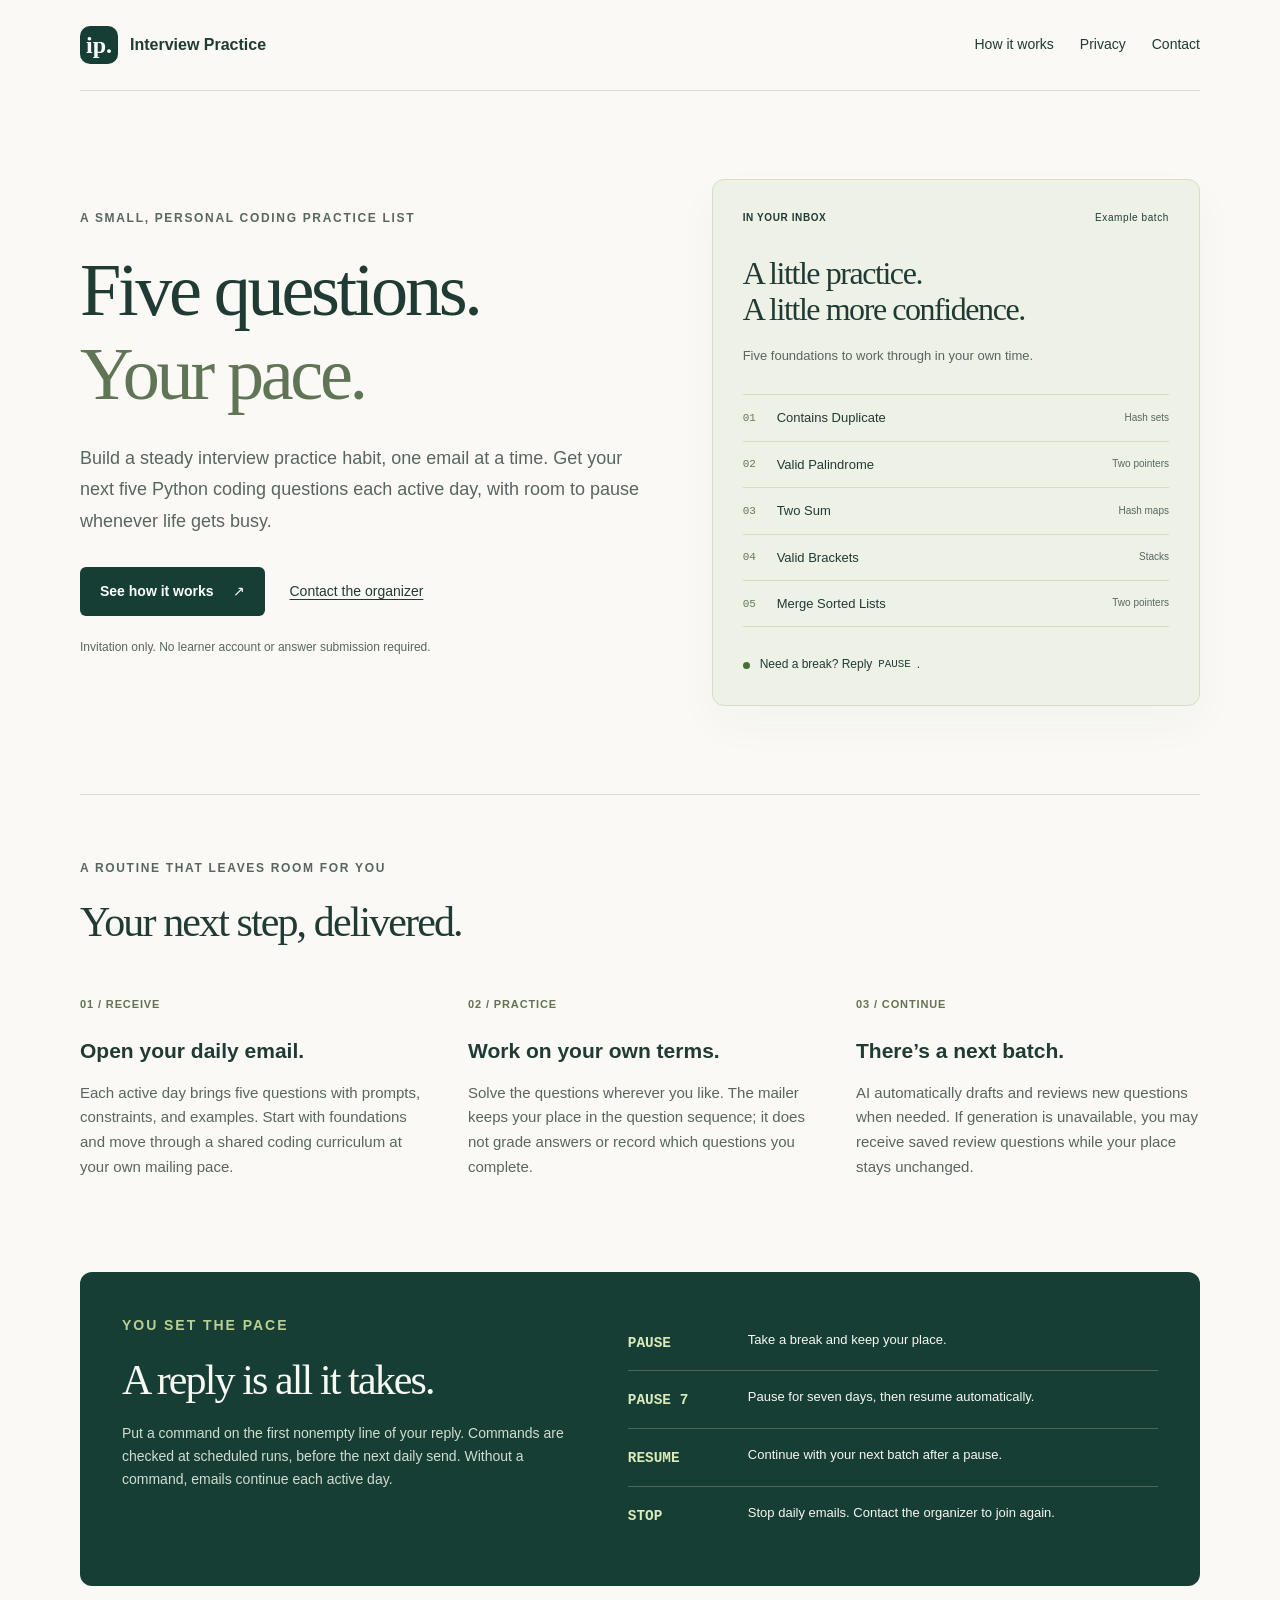
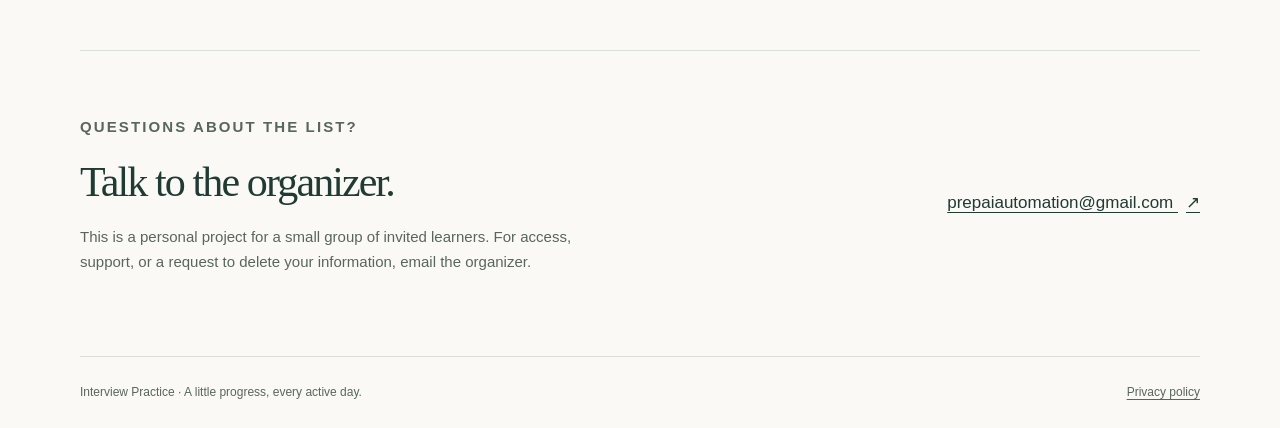
<file: site/index.html>
<!doctype html>
<html lang="en">
<head>
  <meta charset="utf-8">
  <meta name="viewport" content="width=device-width, initial-scale=1">
  <meta name="description" content="Interview Practice sends five coding questions by email each active day. Pause when you need to, and resume where you left off.">
  <meta name="theme-color" content="#173e35">
  <title>Interview Practice — Five questions. Your pace.</title>
  <link rel="stylesheet" href="styles.css">
</head>
<body>
  <a class="skip-link" href="#main">Skip to content</a>
  <header class="site-header wrap">
    <a class="brand" href="index.html"><span class="brand-mark" aria-hidden="true">ip.</span> Interview Practice</a>
    <nav aria-label="Main navigation">
      <a href="#how-it-works">How it works</a>
      <a href="privacy.html">Privacy</a>
      <a href="mailto:prepaiautomation@gmail.com">Contact</a>
    </nav>
  </header>
  <main id="main">
    <section class="hero wrap" aria-labelledby="hero-title">
      <div>
        <p class="eyebrow">A small, personal coding practice list</p>
        <h1 id="hero-title">Five questions.<br><span>Your pace.</span></h1>
        <p class="lead">Build a steady interview practice habit, one email at a time. Get your next five Python coding questions each active day, with room to pause whenever life gets busy.</p>
        <div class="actions">
          <a class="button" href="#how-it-works">See how it works <span aria-hidden="true">↗</span></a>
          <a class="text-link" href="mailto:prepaiautomation@gmail.com">Contact the organizer</a>
        </div>
        <p class="quiet">Invitation only. No learner account or answer submission required.</p>
      </div>
      <aside class="practice-note" aria-label="Illustrative practice email">
        <div class="note-top"><span>IN YOUR INBOX</span><span>Example batch</span></div>
        <h2>A little practice.<br>A little more confidence.</h2>
        <p>Five foundations to work through in your own time.</p>
        <ol class="question-list">
          <li><span>01</span> Contains Duplicate <small>Hash sets</small></li>
          <li><span>02</span> Valid Palindrome <small>Two pointers</small></li>
          <li><span>03</span> Two Sum <small>Hash maps</small></li>
          <li><span>04</span> Valid Brackets <small>Stacks</small></li>
          <li><span>05</span> Merge Sorted Lists <small>Two pointers</small></li>
        </ol>
        <div class="note-bottom"><span class="status-dot" aria-hidden="true"></span> Need a break? Reply <code>PAUSE</code>.</div>
      </aside>
    </section>
    <section id="how-it-works" class="section wrap" aria-labelledby="how-title">
      <p class="eyebrow">A routine that leaves room for you</p>
      <h2 id="how-title">Your next step, delivered.</h2>
      <div class="steps">
        <article><span class="step-number">01 / RECEIVE</span><h3>Open your daily email.</h3><p>Each active day brings five questions with prompts, constraints, and examples. Start with foundations and move through a shared coding curriculum at your own mailing pace.</p></article>
        <article><span class="step-number">02 / PRACTICE</span><h3>Work on your own terms.</h3><p>Solve the questions wherever you like. The mailer keeps your place in the question sequence; it does not grade answers or record which questions you complete.</p></article>
        <article><span class="step-number">03 / CONTINUE</span><h3>There’s a next batch.</h3><p>AI automatically drafts and reviews new questions when needed. If generation is unavailable, you may receive saved review questions while your place stays unchanged.</p></article>
      </div>
    </section>
    <section class="preferences wrap" aria-labelledby="preferences-title">
      <div><p class="eyebrow">You set the pace</p><h2 id="preferences-title">A reply is all it takes.</h2><p>Put a command on the first nonempty line of your reply. Commands are checked at scheduled runs, before the next daily send. Without a command, emails continue each active day.</p></div>
      <dl class="commands">
        <div><dt><code>PAUSE</code></dt><dd>Take a break and keep your place.</dd></div>
        <div><dt><code>PAUSE 7</code></dt><dd>Pause for seven days, then resume automatically.</dd></div>
        <div><dt><code>RESUME</code></dt><dd>Continue with your next batch after a pause.</dd></div>
        <div><dt><code>STOP</code></dt><dd>Stop daily emails. Contact the organizer to join again.</dd></div>
      </dl>
    </section>
    <section class="section wrap contact" id="contact" aria-labelledby="contact-title">
      <div><p class="eyebrow">Questions about the list?</p><h2 id="contact-title">Talk to the organizer.</h2><p>This is a personal project for a small group of invited learners. For access, support, or a request to delete your information, email the organizer.</p></div>
      <a class="contact-address" href="mailto:prepaiautomation@gmail.com">prepaiautomation@gmail.com <span aria-hidden="true">↗</span></a>
    </section>
  </main>
  <footer class="site-footer wrap"><span>Interview Practice · A little progress, every active day.</span><a href="privacy.html">Privacy policy</a></footer>
</body>
</html>
</file>
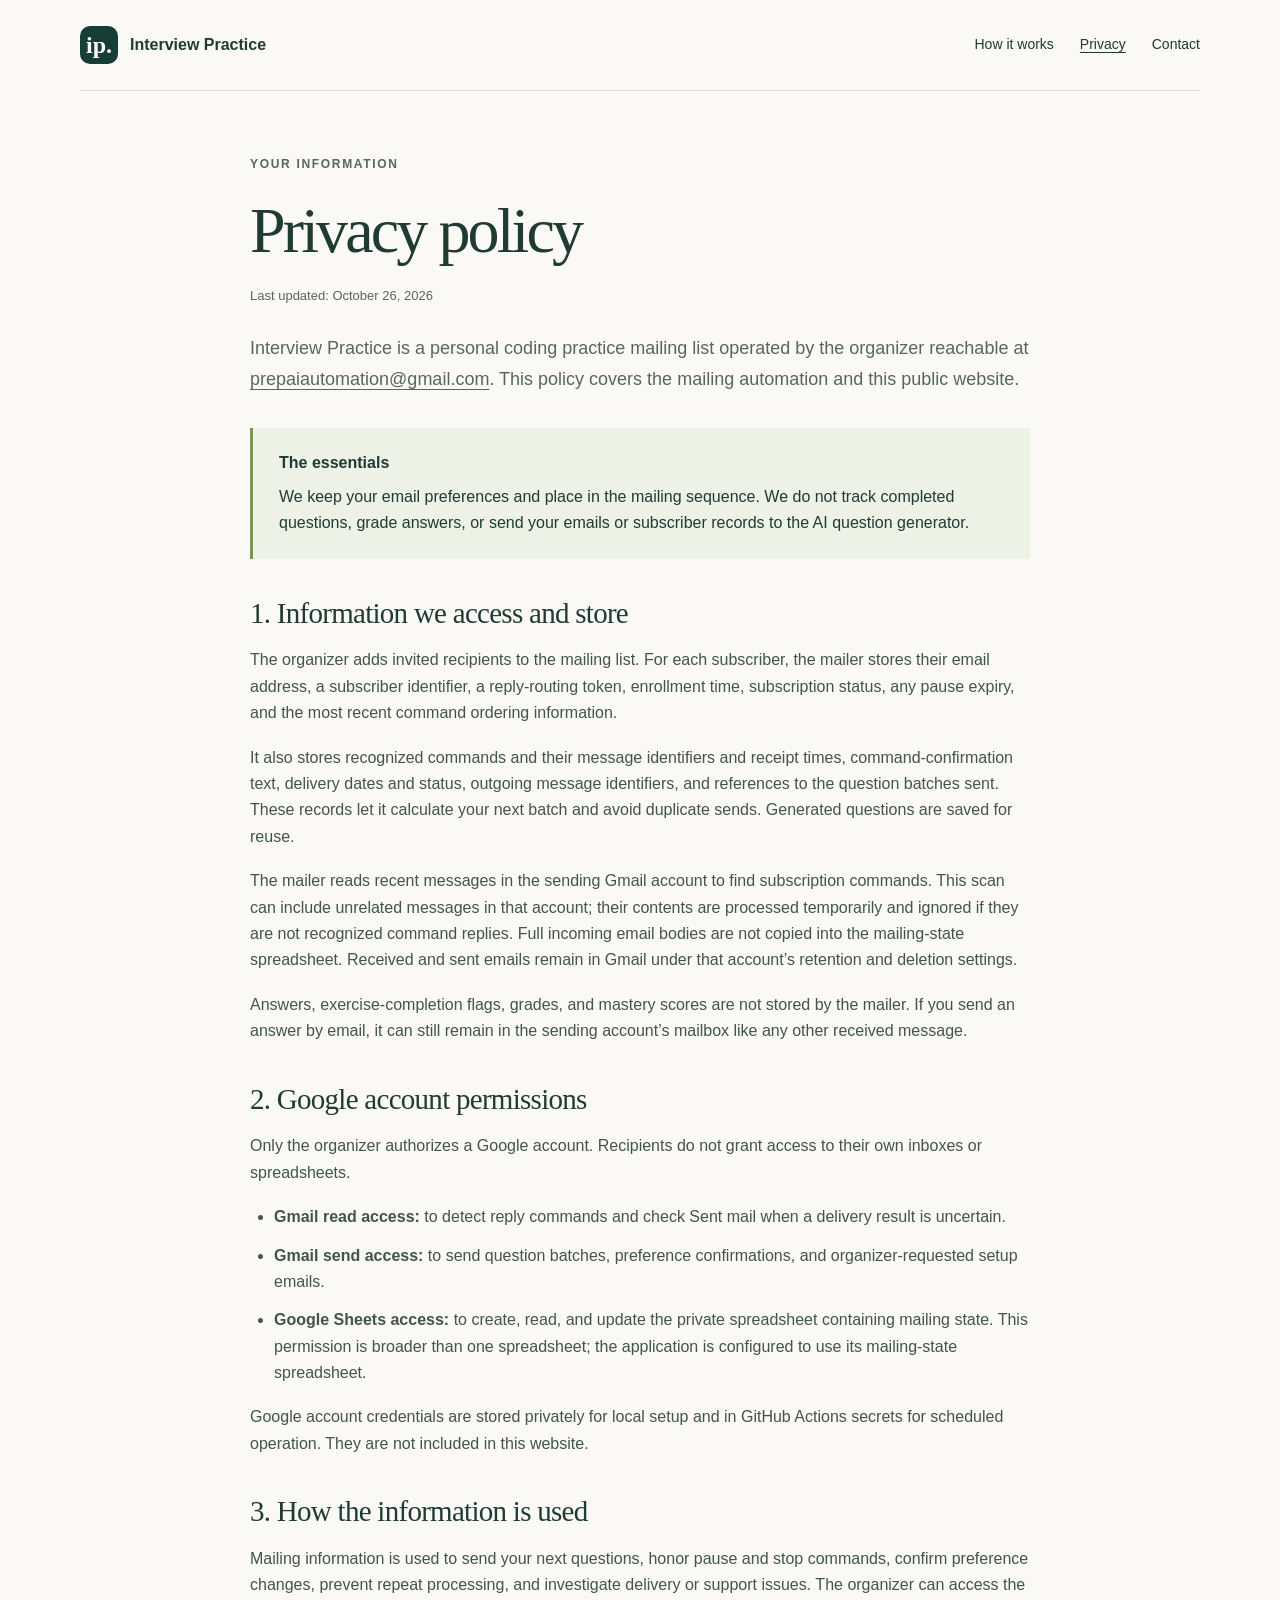
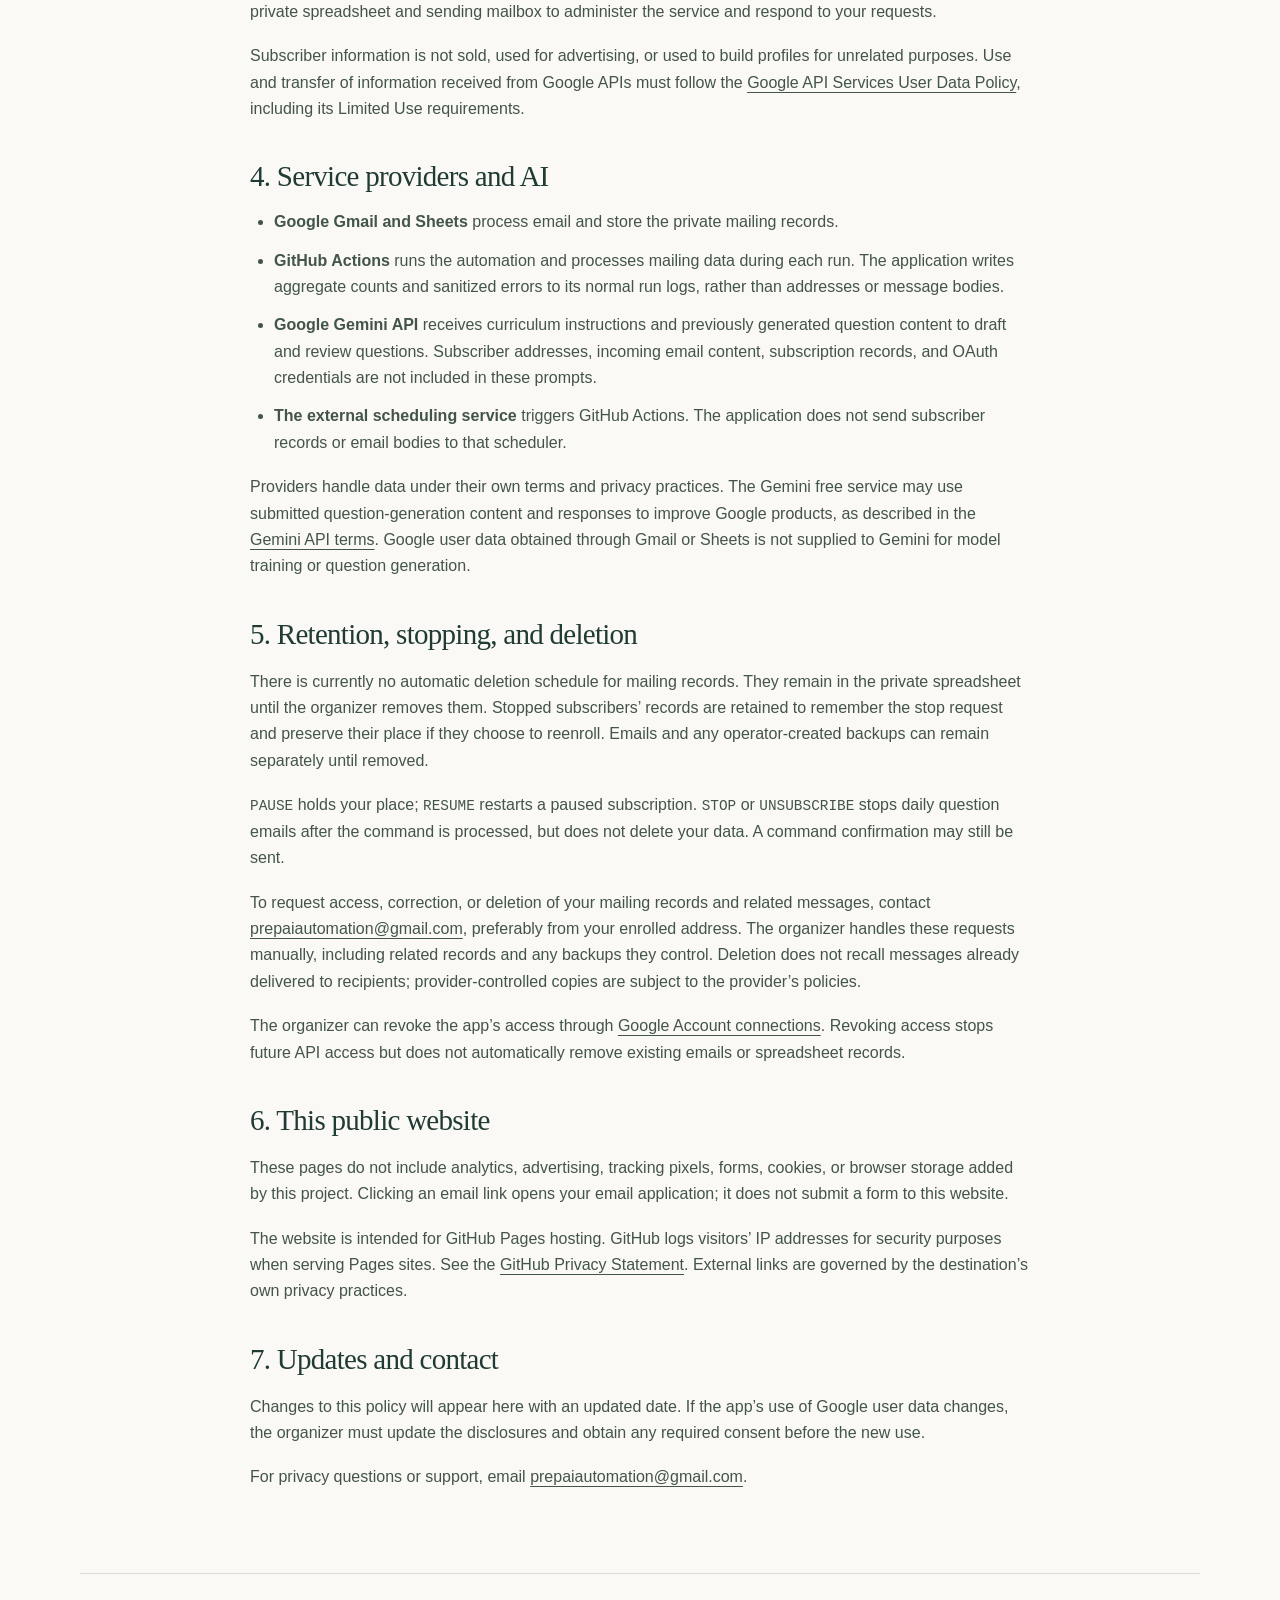
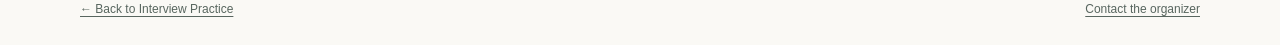
<file: site/privacy.html>
<!doctype html>
<html lang="en">
<head>
  <meta charset="utf-8">
  <meta name="viewport" content="width=device-width, initial-scale=1">
  <meta name="description" content="How Interview Practice accesses, uses, stores, and shares data for its personal coding practice mailing list.">
  <meta name="theme-color" content="#173e35">
  <title>Privacy policy — Interview Practice</title>
  <link rel="stylesheet" href="styles.css">
</head>
<body>
  <a class="skip-link" href="#main">Skip to content</a>
  <header class="site-header wrap">
    <a class="brand" href="index.html"><span class="brand-mark" aria-hidden="true">ip.</span> Interview Practice</a>
    <nav aria-label="Main navigation"><a href="index.html#how-it-works">How it works</a><a href="privacy.html" aria-current="page">Privacy</a><a href="mailto:prepaiautomation@gmail.com">Contact</a></nav>
  </header>
  <main id="main" class="policy wrap">
    <p class="eyebrow">Your information</p>
    <h1>Privacy policy</h1>
    <p class="policy-date">Last updated: October 26, 2026</p>
    <p class="lead">Interview Practice is a personal coding practice mailing list operated by the organizer reachable at <a href="mailto:prepaiautomation@gmail.com">prepaiautomation@gmail.com</a>. This policy covers the mailing automation and this public website.</p>
    <div class="policy-summary"><strong>The essentials</strong><p>We keep your email preferences and place in the mailing sequence. We do not track completed questions, grade answers, or send your emails or subscriber records to the AI question generator.</p></div>
    <section aria-labelledby="access"><h2 id="access">1. Information we access and store</h2>
      <p>The organizer adds invited recipients to the mailing list. For each subscriber, the mailer stores their email address, a subscriber identifier, a reply-routing token, enrollment time, subscription status, any pause expiry, and the most recent command ordering information.</p>
      <p>It also stores recognized commands and their message identifiers and receipt times, command-confirmation text, delivery dates and status, outgoing message identifiers, and references to the question batches sent. These records let it calculate your next batch and avoid duplicate sends. Generated questions are saved for reuse.</p>
      <p>The mailer reads recent messages in the sending Gmail account to find subscription commands. This scan can include unrelated messages in that account; their contents are processed temporarily and ignored if they are not recognized command replies. Full incoming email bodies are not copied into the mailing-state spreadsheet. Received and sent emails remain in Gmail under that account’s retention and deletion settings.</p>
      <p>Answers, exercise-completion flags, grades, and mastery scores are not stored by the mailer. If you send an answer by email, it can still remain in the sending account’s mailbox like any other received message.</p>
    </section>
    <section aria-labelledby="permissions"><h2 id="permissions">2. Google account permissions</h2>
      <p>Only the organizer authorizes a Google account. Recipients do not grant access to their own inboxes or spreadsheets.</p>
      <ul>
        <li><strong>Gmail read access:</strong> to detect reply commands and check Sent mail when a delivery result is uncertain.</li>
        <li><strong>Gmail send access:</strong> to send question batches, preference confirmations, and organizer-requested setup emails.</li>
        <li><strong>Google Sheets access:</strong> to create, read, and update the private spreadsheet containing mailing state. This permission is broader than one spreadsheet; the application is configured to use its mailing-state spreadsheet.</li>
      </ul>
      <p>Google account credentials are stored privately for local setup and in GitHub Actions secrets for scheduled operation. They are not included in this website.</p>
    </section>
    <section aria-labelledby="purpose"><h2 id="purpose">3. How the information is used</h2>
      <p>Mailing information is used to send your next questions, honor pause and stop commands, confirm preference changes, prevent repeat processing, and investigate delivery or support issues. The organizer can access the private spreadsheet and sending mailbox to administer the service and respond to your requests.</p>
      <p>Subscriber information is not sold, used for advertising, or used to build profiles for unrelated purposes. Use and transfer of information received from Google APIs must follow the <a href="https://developers.google.com/terms/api-services-user-data-policy">Google API Services User Data Policy</a>, including its Limited Use requirements.</p>
    </section>
    <section aria-labelledby="providers"><h2 id="providers">4. Service providers and AI</h2>
      <ul>
        <li><strong>Google Gmail and Sheets</strong> process email and store the private mailing records.</li>
        <li><strong>GitHub Actions</strong> runs the automation and processes mailing data during each run. The application writes aggregate counts and sanitized errors to its normal run logs, rather than addresses or message bodies.</li>
        <li><strong>Google Gemini API</strong> receives curriculum instructions and previously generated question content to draft and review questions. Subscriber addresses, incoming email content, subscription records, and OAuth credentials are not included in these prompts.</li>
        <li><strong>The external scheduling service</strong> triggers GitHub Actions. The application does not send subscriber records or email bodies to that scheduler.</li>
      </ul>
      <p>Providers handle data under their own terms and privacy practices. The Gemini free service may use submitted question-generation content and responses to improve Google products, as described in the <a href="https://ai.google.dev/gemini-api/terms">Gemini API terms</a>. Google user data obtained through Gmail or Sheets is not supplied to Gemini for model training or question generation.</p>
    </section>
    <section aria-labelledby="retention"><h2 id="retention">5. Retention, stopping, and deletion</h2>
      <p>There is currently no automatic deletion schedule for mailing records. They remain in the private spreadsheet until the organizer removes them. Stopped subscribers’ records are retained to remember the stop request and preserve their place if they choose to reenroll. Emails and any operator-created backups can remain separately until removed.</p>
      <p><code>PAUSE</code> holds your place; <code>RESUME</code> restarts a paused subscription. <code>STOP</code> or <code>UNSUBSCRIBE</code> stops daily question emails after the command is processed, but does not delete your data. A command confirmation may still be sent.</p>
      <p>To request access, correction, or deletion of your mailing records and related messages, contact <a href="mailto:prepaiautomation@gmail.com?subject=Interview%20Practice%20privacy%20request">prepaiautomation@gmail.com</a>, preferably from your enrolled address. The organizer handles these requests manually, including related records and any backups they control. Deletion does not recall messages already delivered to recipients; provider-controlled copies are subject to the provider’s policies.</p>
      <p>The organizer can revoke the app’s access through <a href="https://myaccount.google.com/connections">Google Account connections</a>. Revoking access stops future API access but does not automatically remove existing emails or spreadsheet records.</p>
    </section>
    <section aria-labelledby="website"><h2 id="website">6. This public website</h2>
      <p>These pages do not include analytics, advertising, tracking pixels, forms, cookies, or browser storage added by this project. Clicking an email link opens your email application; it does not submit a form to this website.</p>
      <p>The website is intended for GitHub Pages hosting. GitHub logs visitors’ IP addresses for security purposes when serving Pages sites. See the <a href="https://docs.github.com/en/site-policy/privacy-policies/github-general-privacy-statement">GitHub Privacy Statement</a>. External links are governed by the destination’s own privacy practices.</p>
    </section>
    <section aria-labelledby="updates"><h2 id="updates">7. Updates and contact</h2>
      <p>Changes to this policy will appear here with an updated date. If the app’s use of Google user data changes, the organizer must update the disclosures and obtain any required consent before the new use.</p>
      <p>For privacy questions or support, email <a href="mailto:prepaiautomation@gmail.com">prepaiautomation@gmail.com</a>.</p>
    </section>
  </main>
  <footer class="site-footer wrap"><a href="index.html">← Back to Interview Practice</a><a href="mailto:prepaiautomation@gmail.com">Contact the organizer</a></footer>
</body>
</html>
</file>
<file: site/styles.css>
:root {
  color-scheme: light;
  --paper: #faf9f5;
  --ink: #203a34;
  --muted: #58665f;
  --green: #173e35;
  --line: #d9dfd5;
  --accent: #b9d092;
  font-family: -apple-system, BlinkMacSystemFont, "Segoe UI", sans-serif;
  color: var(--ink);
  background: var(--paper);
  font-synthesis: none;
}
* { box-sizing: border-box; }
body { margin: 0; line-height: 1.65; }
a { color: inherit; text-underline-offset: .22em; }
a:hover { text-decoration-thickness: 2px; }
a:focus-visible { outline: 3px solid #a84e25; outline-offset: 5px; border-radius: 2px; }
.wrap { width: min(1120px, calc(100% - 64px)); margin-inline: auto; }
.skip-link { position: absolute; left: 16px; top: -100px; background: white; padding: 12px; z-index: 10; }
.skip-link:focus { top: 12px; }
.site-header { display: flex; align-items: center; justify-content: space-between; gap: 24px; padding-block: 26px; border-bottom: 1px solid var(--line); }
.brand { display: flex; align-items: center; gap: 12px; font-weight: 700; text-decoration: none; white-space: nowrap; }
.brand-mark { display: grid; place-items: center; width: 38px; height: 38px; background: var(--green); color: white; border-radius: 10px; font-family: Georgia, serif; font-size: 24px; }
nav { display: flex; flex-wrap: wrap; gap: 26px; font-size: 14px; }
nav a { text-decoration: none; }
nav a:hover, nav a[aria-current="page"] { text-decoration: underline; }
.hero { display: grid; grid-template-columns: 1.15fr 1fr; align-items: center; gap: 70px; padding-block: 88px; }
.eyebrow { color: var(--muted); font-size: 12px; font-weight: 700; letter-spacing: .14em; text-transform: uppercase; margin: 0 0 20px; }
h1, h2, h3 { line-height: 1.13; font-weight: 500; margin: 0; }
h1, h2 { font-family: Georgia, "Times New Roman", serif; letter-spacing: -.045em; }
h1 { font-size: clamp(48px, 5.8vw, 76px); }
h1 span { color: #5f7556; }
h2 { font-size: clamp(30px, 3.5vw, 42px); }
h3 { font-size: 21px; font-weight: 600; margin-top: 22px; }
p { margin: 18px 0; }
.lead { color: var(--muted); font-size: 18px; line-height: 1.75; margin-block: 26px; }
.actions { display: flex; align-items: center; gap: 24px; flex-wrap: wrap; margin-top: 30px; }
.button { background: var(--green); color: white; text-decoration: none; padding: 13px 20px; border-radius: 6px; font-size: 14px; font-weight: 600; }
.button span { margin-left: 16px; }
.button:hover { background: #285748; }
.text-link { font-size: 14px; }
.quiet { color: var(--muted); font-size: 12px; margin-top: 22px; }
.practice-note { background: #edf1e6; padding: 30px; border: 1px solid #d5ddca; border-radius: 12px; box-shadow: 0 18px 44px #203a3409; }
.note-top { display: flex; justify-content: space-between; gap: 12px; font-size: 10px; letter-spacing: .06em; margin-bottom: 28px; }
.note-top span:first-child { font-weight: 700; }
.practice-note h2 { font-size: 32px; }
.practice-note p { font-size: 13px; color: var(--muted); }
.question-list { list-style: none; padding: 0; margin: 28px 0; }
.question-list li { display: grid; grid-template-columns: 24px 1fr auto; gap: 10px; align-items: center; border-top: 1px solid #d4dccb; padding: 12px 0; font-size: 13px; }
.question-list li:last-child { border-bottom: 1px solid #d4dccb; }
.question-list span { color: #687a5e; font-family: ui-monospace, monospace; font-size: 11px; }
.question-list small { color: var(--muted); font-size: 10px; }
.note-bottom { display: flex; align-items: center; gap: 6px; font-size: 12px; }
.status-dot { width: 7px; height: 7px; border-radius: 50%; background: #4b6e38; margin-right: 4px; }
code { font-family: ui-monospace, SFMono-Regular, Consolas, monospace; font-size: .9em; }
.section { padding-block: 64px; border-top: 1px solid var(--line); }
.steps { display: grid; grid-template-columns: repeat(3, 1fr); gap: 44px; margin-top: 44px; }
.step-number { font-size: 11px; font-weight: 700; letter-spacing: .08em; color: #62744f; }
.steps p, .contact p { color: var(--muted); font-size: 15px; }
.preferences { display: grid; grid-template-columns: 1fr 1.2fr; gap: 64px; padding: 42px; margin-block: 10px 64px; border-radius: 12px; color: #f6f8f1; background: var(--green); }
.preferences .eyebrow { color: var(--accent); }
.preferences p { font-size: 14px; color: #d0ddd1; }
.commands { margin: 0; }
.commands div { display: grid; grid-template-columns: 102px 1fr; gap: 18px; padding-block: 15px; border-bottom: 1px solid #4b665b; }
.commands div:last-child { border-bottom: 0; }
.commands dt { color: #d8ebb9; font-weight: 600; }
.commands dd { margin: 0; font-size: 13px; }
.contact { display: flex; justify-content: space-between; align-items: center; gap: 44px; }
.contact > div { max-width: 530px; }
.contact-address { font-size: 17px; overflow-wrap: anywhere; }
.contact-address span { margin-left: 8px; }
.site-footer { display: flex; flex-wrap: wrap; justify-content: space-between; gap: 16px; padding-block: 26px; border-top: 1px solid var(--line); color: var(--muted); font-size: 12px; }
.policy { max-width: 780px; padding-block: 64px; }
.policy h1 { font-size: clamp(44px, 6vw, 64px); }
.policy-date { color: var(--muted); font-size: 13px; }
.policy a { overflow-wrap: anywhere; }
.policy-summary { background: #edf1e6; border-left: 3px solid #77965a; padding: 22px 26px; margin-block: 32px; }
.policy-summary p { margin: 8px 0 0; }
.policy section { margin-top: 38px; }
.policy h2 { font-size: 29px; letter-spacing: -.025em; }
.policy section p, .policy li { color: #43544b; }
.policy ul { padding-left: 24px; }
.policy li { margin-bottom: 12px; }
@media (max-width: 850px) {
  .hero { gap: 36px; padding-block: 56px; }
  .practice-note { padding: 22px; }
  .question-list small { display: none; }
  .question-list li { grid-template-columns: 24px 1fr; }
  .steps { gap: 24px; }
  .preferences { gap: 30px; padding: 30px; }
  .contact { align-items: flex-start; flex-direction: column; gap: 12px; }
}
@media (max-width: 640px) {
  .wrap { width: calc(100% - 40px); }
  .site-header { align-items: flex-start; flex-direction: column; gap: 18px; padding-block: 20px; }
  nav { gap: 24px; }
  .hero { grid-template-columns: 1fr; gap: 38px; padding-block: 44px; }
  .lead { font-size: 17px; }
  .question-list small { display: inline; }
  .question-list li { grid-template-columns: 24px 1fr auto; }
  .steps { grid-template-columns: 1fr; gap: 24px; margin-top: 32px; }
  .steps h3 { margin-top: 12px; }
  .section { padding-block: 40px; }
  .preferences { grid-template-columns: 1fr; padding: 26px 22px; gap: 12px; margin-bottom: 40px; }
  .commands div { grid-template-columns: 86px 1fr; gap: 12px; }
  .policy { padding-block: 42px; }
  .policy h2 { font-size: 26px; }
}
</file>
